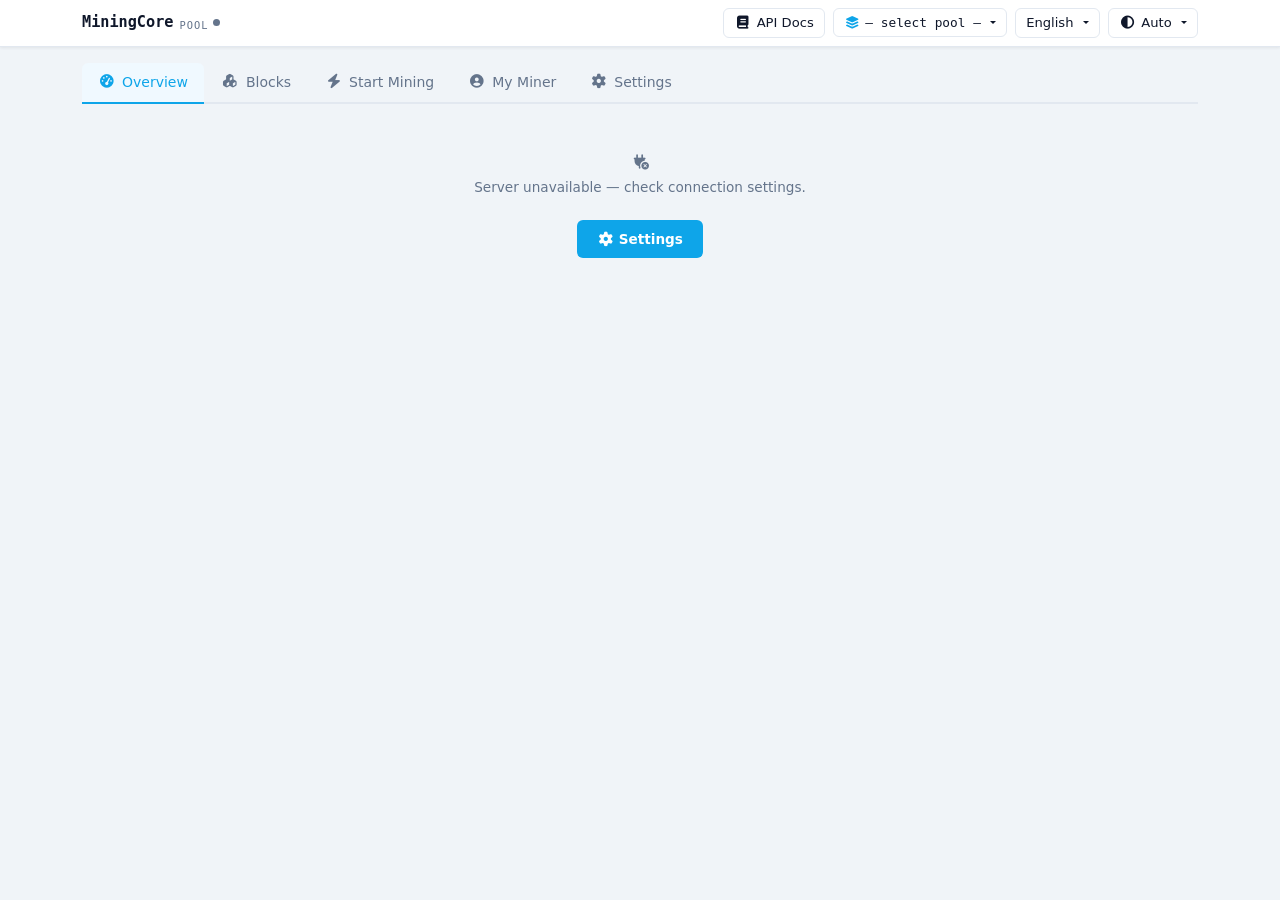
<file: webiste/index.html>
<!doctype html>
<html lang="en">
<head>
  <meta charset="utf-8">
  <meta name="viewport" content="width=device-width, initial-scale=1.0, viewport-fit=cover">
  <meta name="referrer" content="no-referrer">
  <!-- PWA -->
  <meta name="description" content="Mining Pool">
  <meta name="theme-color" content="#131f33">
  <meta name="mobile-web-app-capable" content="yes">
  <meta name="apple-mobile-web-app-capable" content="yes">
  <meta name="apple-mobile-web-app-status-bar-style" content="black-translucent">
  <meta name="apple-mobile-web-app-title" content="Miningcore">
  <link rel="icon" type="image/svg+xml" href="assets/images/bte.svg">
  <link rel="apple-touch-icon" sizes="180x180" href="assets/images/bte-icon-180.png">
  <link rel="apple-touch-icon" sizes="192x192" href="assets/images/bte-icon-192.png">
  <link rel="manifest" href="manifest.json">
  <title>Bitweb Mining Pool</title>
  <link rel="stylesheet" href="assets/css/bootstrap.min.css">
  <link rel="stylesheet" href="assets/css/all.min.css">
  <link rel="stylesheet" href="assets/css/pool.css">
</head>
<body>

  <!-- NAVBAR -->
  <nav class="navbar mp-navbar sticky-top" id="mp-navbar">
    <div class="container-xl d-flex align-items-center justify-content-between gap-2 flex-wrap">

      <a class="mp-brand" href="#">
        <span>MiningCore</span>
        <span class="mp-brand-sub">Pool</span>
        <span class="mp-ws-dot" id="ws-dot" title="WebSocket"></span>
      </a>

      <div class="d-flex align-items-center gap-2 flex-wrap">

        <a class="mp-nav-btn" href="/api" aria-label="API Docs" title="API Docs">
          <i class="fa-solid fa-book"></i>
          <span class="d-none d-sm-inline" data-tkey="nav.api">API Docs</span>
        </a>

        <div class="dropdown">
          <button class="mp-nav-btn mp-pool-btn dropdown-toggle" type="button" id="pool-select"
                  data-bs-toggle="dropdown" aria-expanded="false" aria-label="Select pool">
            <i class="fa-solid fa-layer-group mp-pool-icon"></i>
            <span class="mp-pool-label" id="pool-label">— select pool —</span>
          </button>
          <ul class="dropdown-menu mp-nav-menu" id="pool-menu"></ul>
        </div>

        <div class="dropdown">
          <button class="mp-nav-btn dropdown-toggle" type="button" id="lang-select"
                  data-bs-toggle="dropdown" aria-expanded="false" aria-label="Language">
            <span id="lang-label">EN</span>
          </button>
          <ul class="dropdown-menu dropdown-menu-end mp-nav-menu" id="lang-menu"></ul>
        </div>

        <div class="dropdown">
          <button class="mp-nav-btn dropdown-toggle" type="button"
                  data-bs-toggle="dropdown" aria-expanded="false">
            <i class="fa-solid fa-circle-half-stroke"></i>
            <span id="theme-label" data-tkey="theme.auto">Auto</span>
          </button>
          <ul class="dropdown-menu dropdown-menu-end mp-nav-menu mp-theme-menu">
            <li><button class="dropdown-item" type="button" data-theme="light"
                        ><i class="fa-solid fa-sun"></i><span data-tkey="theme.light">Light</span></button></li>
            <li><button class="dropdown-item" type="button" data-theme="dark"
                        ><i class="fa-solid fa-moon"></i><span data-tkey="theme.dark">Dark</span></button></li>
            <li><button class="dropdown-item" type="button" data-theme="auto"
                        ><i class="fa-solid fa-circle-half-stroke"></i><span data-tkey="theme.auto">Auto</span></button></li>
          </ul>
        </div>

      </div>
    </div>
  </nav>

  <!-- MAIN -->
  <div class="container-xl py-3" id="tab-content-wrap">

    <ul class="nav mp-tabs mb-3" id="main-tabs" role="tablist">
      <li class="nav-item" role="presentation">
        <button class="nav-link mp-tab active" type="button" role="tab"
                id="tab-overview"
                data-bs-toggle="tab" data-bs-target="#pane-overview"
                aria-controls="pane-overview" aria-selected="true">
          <i class="fa-solid fa-gauge-high"></i>
          <span data-tkey="tab.overview">Overview</span>
        </button>
      </li>
      <li class="nav-item" role="presentation">
        <button class="nav-link mp-tab" type="button" role="tab"
                id="tab-blocks"
                data-bs-toggle="tab" data-bs-target="#pane-blocks"
                aria-controls="pane-blocks" aria-selected="false">
          <i class="fa-solid fa-cubes"></i>
          <span data-tkey="tab.blocks">Blocks</span>
        </button>
      </li>
      <li class="nav-item" role="presentation">
        <button class="nav-link mp-tab" type="button" role="tab"
                id="tab-start"
                data-bs-toggle="tab" data-bs-target="#pane-start"
                aria-controls="pane-start" aria-selected="false">
          <i class="fa-solid fa-bolt"></i>
          <span data-tkey="tab.start">Start Mining</span>
        </button>
      </li>
      <li class="nav-item" role="presentation">
        <button class="nav-link mp-tab" type="button" role="tab"
                id="tab-myminer"
                data-bs-toggle="tab" data-bs-target="#pane-myminer"
                aria-controls="pane-myminer" aria-selected="false">
          <i class="fa-solid fa-circle-user"></i>
          <span data-tkey="tab.myminer">My Miner</span>
        </button>
      </li>
      <li class="nav-item" role="presentation">
        <button class="nav-link mp-tab" type="button" role="tab"
                id="tab-settings"
                data-bs-toggle="tab" data-bs-target="#pane-settings"
                aria-controls="pane-settings" aria-selected="false">
          <i class="fa-solid fa-gear"></i>
          <span data-tkey="tab.settings">Settings</span>
        </button>
      </li>
    </ul>

    <div class="tab-content">
      <div class="tab-pane fade show active" id="pane-overview" role="tabpanel"
           aria-labelledby="tab-overview" tabindex="0"></div>
      <div class="tab-pane fade" id="pane-blocks" role="tabpanel"
           aria-labelledby="tab-blocks" tabindex="0"></div>
      <div class="tab-pane fade" id="pane-start" role="tabpanel"
           aria-labelledby="tab-start" tabindex="0"></div>
      <div class="tab-pane fade" id="pane-myminer" role="tabpanel"
           aria-labelledby="tab-myminer" tabindex="0"></div>
      <div class="tab-pane fade" id="pane-settings" role="tabpanel"
           aria-labelledby="tab-settings" tabindex="0"></div>
    </div>

  </div>

  <!-- TOASTS -->
  <div class="mp-toasts" id="mp-toasts" aria-live="polite" aria-atomic="false"></div>

  <!-- SCRIPTS -->
  <script src="assets/js/bootstrap.bundle.min.js"></script>
  <script src="assets/js/theme.js"></script>
  <script src="assets/js/multilangpool.js"></script>
  <script src="assets/js/pool.js"></script>

</body>
</html>
</file>
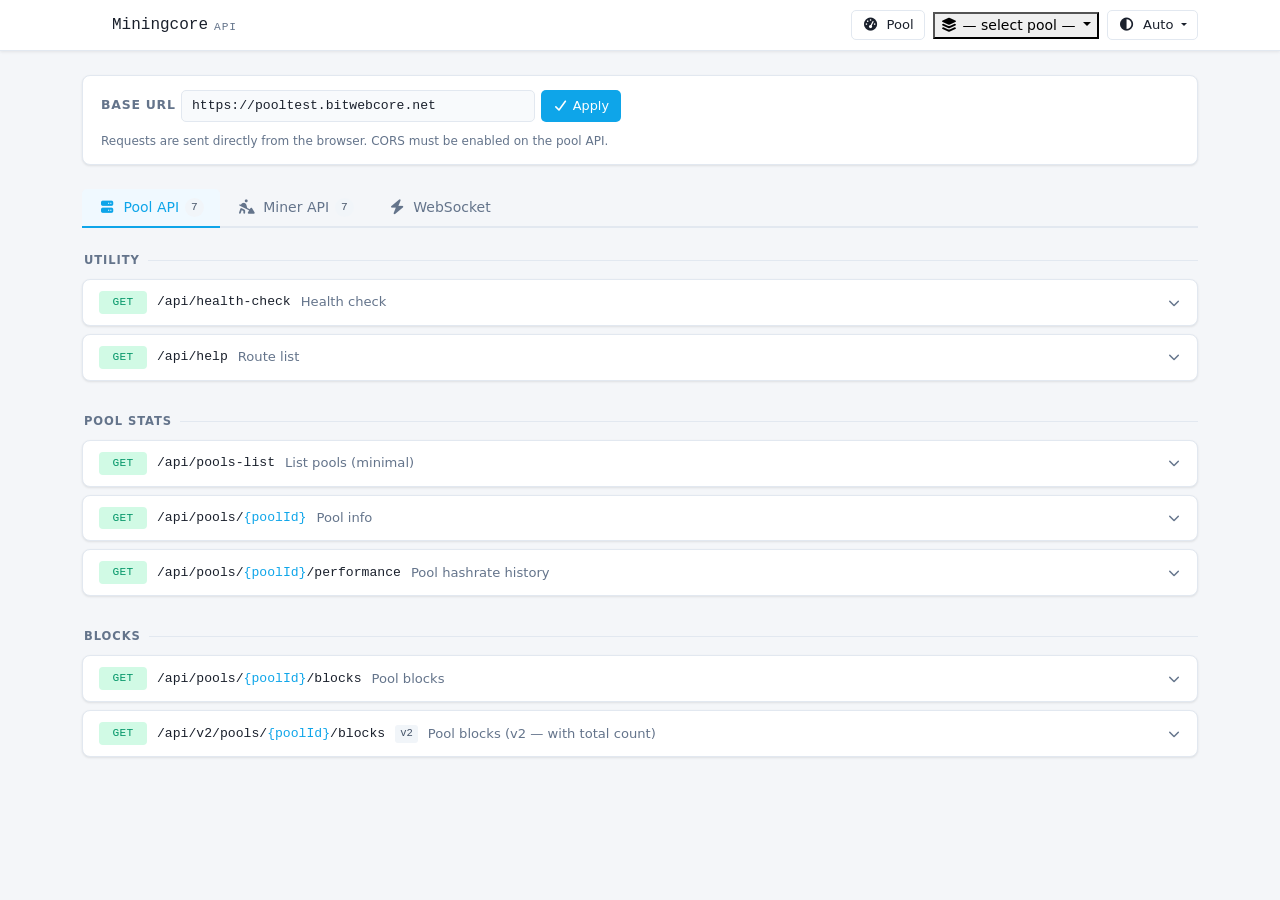
<file: webiste/api.html>
<!DOCTYPE html>
<html lang="en" data-bs-theme="light">
<head>
  <meta charset="UTF-8">
  <meta name="viewport" content="width=device-width, initial-scale=1.0">
  <meta http-equiv="X-Content-Type-Options" content="nosniff">
  <title>Miningcore API Docs</title>
  <link rel="stylesheet" href="assets/css/bootstrap.min.css">
  <link rel="stylesheet" href="assets/css/all.min.css">
  <link rel="stylesheet" href="assets/css/docs.css">
</head>
<body>

  <!-- Navbar -->
  <nav class="navbar navbar-expand-lg sticky-top mc-navbar" id="mc-navbar">
    <div class="container-xl">
      <a class="navbar-brand mc-brand" href="#">
        <i class="fa-solid fa-pickaxe me-2"></i>
        <span>Miningcore</span>
        <span class="mc-brand-sub">API</span>
      </a>
      <div class="d-flex align-items-center gap-2 ms-auto">
        <a class="btn mc-theme-btn" href="/" aria-label="Pool" title="Pool">
          <i class="fa-solid fa-gauge-high"></i>
          <span class="ms-1 d-none d-sm-inline">Pool</span>
        </a>
        <div class="dropdown">
          <button class="mp-nav-btn mp-pool-btn dropdown-toggle" type="button" id="pool-select"
                  data-bs-toggle="dropdown" aria-expanded="false" aria-label="Select pool">
            <i class="fa-solid fa-layer-group mp-pool-icon"></i>
            <span class="mp-pool-label" id="pool-label">— select pool —</span>
          </button>
          <ul class="dropdown-menu dropdown-menu-end mp-nav-menu" id="pool-menu"></ul>
        </div>
        <div class="dropdown">
          <button class="btn mc-theme-btn dropdown-toggle" id="theme-btn" type="button" data-bs-toggle="dropdown" aria-expanded="false">
            <i class="fa-solid fa-circle-half-stroke" id="theme-icon"></i>
            <span id="theme-label" class="ms-1 d-none d-sm-inline">Auto</span>
          </button>
          <ul class="dropdown-menu dropdown-menu-end mc-theme-menu">
            <li><button class="dropdown-item" data-theme="light"><i class="fa-regular fa-sun me-2"></i>Light</button></li>
            <li><button class="dropdown-item" data-theme="dark"><i class="fa-regular fa-moon me-2"></i>Dark</button></li>
            <li><button class="dropdown-item" data-theme="auto"><i class="fa-solid fa-circle-half-stroke me-2"></i>Auto</button></li>
          </ul>
        </div>
      </div>
    </div>
  </nav>

  <div class="container-xl py-4">

    <!-- Config bar -->
    <div class="mc-config-bar mb-4">
      <div class="mc-config-row">
        <label class="mc-config-label" for="base-url">Base URL</label>
        <div class="mc-config-input-wrap">
          <input type="url" id="base-url" class="mc-config-input" placeholder="https://pooltest.bitwebcore.net" spellcheck="false" autocomplete="off">
          <button class="mc-config-apply" id="apply-url" type="button">
            <i class="fa-solid fa-check"></i> Apply
          </button>
        </div>
        <span class="mc-config-hint">Requests are sent directly from the browser. CORS must be enabled on the pool API.</span>
      </div>
    </div>

    <!-- Tabs -->
    <ul class="nav mc-tabs mb-4" id="api-tabs" role="tablist">
      <li class="nav-item" role="presentation">
        <button class="nav-link mc-tab active" id="tab-pool" data-bs-toggle="tab" data-bs-target="#pane-pool" type="button" role="tab">
          <i class="fa-solid fa-server me-2"></i>Pool API
          <span class="mc-tab-count" id="count-pool"></span>
        </button>
      </li>
      <li class="nav-item" role="presentation">
        <button class="nav-link mc-tab" id="tab-miner" data-bs-toggle="tab" data-bs-target="#pane-miner" type="button" role="tab">
          <i class="fa-solid fa-person-digging me-2"></i>Miner API
          <span class="mc-tab-count" id="count-miner"></span>
        </button>
      </li>
      <li class="nav-item" role="presentation">
        <button class="nav-link mc-tab" id="tab-ws" data-bs-toggle="tab" data-bs-target="#pane-ws" type="button" role="tab">
          <i class="fa-solid fa-bolt me-2"></i>WebSocket
        </button>
      </li>
    </ul>

    <div class="tab-content">
      <div class="tab-pane fade show active" id="pane-pool"  role="tabpanel"><div id="endpoints-pool"></div></div>
      <div class="tab-pane fade"            id="pane-miner" role="tabpanel"><div id="endpoints-miner"></div></div>
      <div class="tab-pane fade"            id="pane-ws"    role="tabpanel"><div id="ws-section"></div></div>
    </div>

  </div>

  <script src="assets/js/bootstrap.bundle.min.js"></script>
  <script src="assets/js/theme.js"></script>
  <script src="assets/js/docs.js"></script>
</body>
</html>
</file>
<file: webiste/assets/css/pool.css>
/* Variables */
:root {
  --font-ui:   'DM Sans', system-ui, -apple-system, 'Segoe UI', sans-serif;
  --font-mono: 'JetBrains Mono', ui-monospace, 'SF Mono', 'Cascadia Mono', 'Consolas', monospace;
  --radius: 10px;
  --radius-sm: 6px;
  --trans: 0.15s ease;
}

[data-bs-theme="light"] {
  --bg:           #f0f4f8;
  --surface:      #ffffff;
  --surface-2:    #f7f9fc;
  --border:       #e2e8f0;
  --border-focus: #94a3b8;
  --text:         #0f172a;
  --text-muted:   #64748b;
  --nav-bg:       #ffffff;
  --nav-border:   #e2e8f0;
  --nav-shadow:   0 1px 3px rgba(0,0,0,.07);
  --card-shadow:  0 1px 4px rgba(0,0,0,.06);
  --tab-active:   #0ea5e9;
  --tab-active-bg:#f0f9ff;
  --btn-bg:       #0ea5e9;
  --btn-text:     #ffffff;
  --status-ok:    #059669;
  --status-err:   #dc2626;
  --code-bg:      #f1f5f9;
  --code-text:    #1e293b;
}

[data-bs-theme="dark"] {
  --bg:           #0b1120;
  --surface:      #131f33;
  --surface-2:    #0f1929;
  --border:       #1e3050;
  --border-focus: #3b5272;
  --text:         #e2e8f0;
  --text-muted:   #64788f;
  --nav-bg:       #131f33;
  --nav-border:   #1e3050;
  --nav-shadow:   0 1px 3px rgba(0,0,0,.4);
  --card-shadow:  0 1px 4px rgba(0,0,0,.25);
  --tab-active:   #38bdf8;
  --tab-active-bg:#08192b;
  --btn-bg:       #0284c7;
  --btn-text:     #ffffff;
  --status-ok:    #34d399;
  --status-err:   #f87171;
  --code-bg:      #0b1120;
  --code-text:    #94a3b8;
}

/* Base */
*, *::before, *::after { box-sizing: border-box; }
body {
  font-family: var(--font-ui);
  background: var(--bg);
  color: var(--text);
  font-size: 14px;
  transition: background var(--trans), color var(--trans);
  margin: 0;
}
a { color: var(--tab-active); text-decoration: none; }
a:hover { text-decoration: underline; }

/* Navbar */
.mp-navbar {
  background: var(--nav-bg) !important;
  border-bottom: 1px solid var(--nav-border);
  box-shadow: var(--nav-shadow);
  transition: background var(--trans);
}
.mp-brand {
  font-family: var(--font-mono);
  font-size: 0.95rem;
  font-weight: 600;
  color: var(--text) !important;
  text-decoration: none;
  display: flex;
  align-items: center;
  gap: 0;
}
.mp-brand i { color: var(--tab-active); font-size: 1rem; margin-right: 8px; }
.mp-brand-sub {
  font-size: 0.65rem;
  font-weight: 400;
  color: var(--text-muted);
  text-transform: uppercase;
  letter-spacing: 0.1em;
  margin-left: 6px;
  align-self: flex-end;
  margin-bottom: 1px;
}
.mp-ws-dot {
  width: 7px; height: 7px;
  border-radius: 50%;
  background: var(--text-muted);
  flex-shrink: 0;
  margin-left: 4px;
}
.mp-ws-dot.connected { background: var(--status-ok); animation: pulse 2s infinite; }

/* Navbar dropdown buttons - shared base */
.mp-nav-btn {
  background: var(--surface); border: 1px solid var(--border);
  color: var(--text); border-radius: var(--radius-sm);
  font-size: 0.82rem; padding: 4px 10px;
  display: inline-flex; align-items: center; gap: 6px;
}
.mp-nav-btn:hover { background: var(--surface-2); color: var(--text); }
.mp-pool-btn { font-family: var(--font-mono); font-size: 0.8rem; max-width: 220px; }
.mp-pool-btn .mp-pool-label { overflow: hidden; text-overflow: ellipsis; white-space: nowrap; }
.mp-pool-icon { color: var(--tab-active); font-size: 0.78rem; flex-shrink: 0; }
.mp-pool-coin-img { width: 16px; height: 16px; object-fit: contain; flex-shrink: 0; }

/* Navbar dropdown menus - shared */
.mp-nav-menu {
  --bs-dropdown-min-width: 100%;
  background: var(--surface); border: 1px solid var(--border);
  box-shadow: var(--card-shadow);
}
.mp-nav-menu .dropdown-item { color: var(--text); font-size: 0.83rem; padding: 6px 12px; white-space: nowrap; display: flex; align-items: center; gap: 8px; }
.mp-theme-menu .dropdown-item i { width: 1em; text-align: center; color: var(--text-muted); }
.mp-theme-menu .dropdown-item.active i { color: var(--tab-active); }
.mp-nav-menu .dropdown-item:hover { background: var(--surface-2); }
.mp-nav-menu .dropdown-item.active { background: var(--tab-active-bg); color: var(--tab-active); }

/* Server-down settings button */
.mp-server-down-btn { margin-top: 14px; }

/* Settings */
.mp-settings-lbl {
  font-size: 0.72rem; font-weight: 600; text-transform: uppercase;
  letter-spacing: 0.07em; color: var(--text-muted); margin-bottom: 6px;
}
.mp-settings-row {
  display: flex; align-items: center; gap: 8px; flex-wrap: wrap;
}
@media (max-width: 480px) {
  .mp-settings-row { flex-direction: column; align-items: stretch; }
  .mp-settings-row .mp-open-btn { width: 100%; justify-content: center; }
}

/* Tabs */
.mp-tabs {
  border-bottom: 2px solid var(--border);
  gap: 2px; display: flex; flex-wrap: wrap;
}
.mp-tab {
  font-size: 0.875rem; font-weight: 500;
  color: var(--text-muted) !important;
  border: none !important;
  border-radius: var(--radius-sm) var(--radius-sm) 0 0 !important;
  padding: 9px 16px; display: flex; align-items: center; gap: 7px;
  transition: color var(--trans), background var(--trans);
}
.mp-tab:hover { color: var(--text) !important; background: var(--surface-2) !important; }
.mp-tab.active {
  color: var(--tab-active) !important;
  background: var(--tab-active-bg) !important;
  border-bottom: 2px solid var(--tab-active) !important;
  margin-bottom: -2px;
}
.mp-tab i { font-size: 0.85rem; }

/* Overview 4-column grid */
.mp-ov-grid {
  display: grid;
  grid-template-columns: 1.6fr 1.2fr 1fr;
  gap: 14px;
  margin-bottom: 0;
  align-items: start;
}
.mp-ov-chart-row {
  margin-top: 14px;
  margin-bottom: 14px;
}

/* Cards */
.mp-card {
  background: var(--surface);
  border: 1px solid var(--border);
  border-radius: var(--radius);
  padding: 16px 18px;
  box-shadow: var(--card-shadow);
  transition: border-color var(--trans);
}
.mp-card-head {
  display: flex; align-items: center; justify-content: space-between;
  margin-bottom: 12px; padding-bottom: 10px;
  border-bottom: 1px solid var(--border);
}
.mp-card-title {
  font-size: 0.72rem; font-weight: 700;
  text-transform: uppercase; letter-spacing: 0.09em;
  color: var(--text-muted);
  display: flex; align-items: center; gap: 7px;
}
.mp-card-title i { color: var(--tab-active); font-size: 0.8rem; }

/* Metric rows */
.mp-metric {
  display: flex; justify-content: space-between;
  align-items: center; padding: 5px 0;
  border-bottom: 1px solid var(--border);
  font-size: 0.82rem;
  gap: 8px;
}
.mp-metric:last-child { border-bottom: none; }
.mp-metric-lbl { color: var(--text-muted); white-space: nowrap; }
.mp-metric-val {
  font-family: var(--font-mono); font-size: 0.78rem;
  color: var(--text); text-align: right; word-break: break-all;
}
.mp-metric-val.accent  { color: var(--tab-active); font-weight: 600; }
.mp-metric-val.ok      { color: var(--status-ok); }
.mp-metric-val.warn    { color: #f59e0b; }
.mp-metric-val.high    { color: var(--status-err); font-weight: 600; }

/* Tiny inline coin icon in card title */
.mp-coin-title-icon {
  display: inline-flex; align-items: center; justify-content: center;
  width: 16px; height: 16px; flex-shrink: 0;
}
.mp-coin-title-icon img { width: 16px; height: 16px; object-fit: contain; }
.mp-coin-title-icon i   { color: var(--tab-active); font-size: 0.8rem; }


/* ── Unified progress bars (Effort + Next Payment) ───────────────────────────
   Both bars are pill-shaped, 18 px tall, label centred inside.
   Effort bar: fill colour codes the risk level.
   Payment bar: always green fill — shows time-to-next-payment progress.
   ─────────────────────────────────────────────────────────────────────────── */

/* Shared overrun stripe — slides when effort > 100% */
@keyframes mp-overrun-slide {
  from { background-position: 0 0; }
  to   { background-position: 20px 0; }
}
.mp-effort-bar-fill.overrun {
  background-image: repeating-linear-gradient(
    -45deg,
    transparent,
    transparent 4px,
    rgba(255,255,255,0.20) 4px,
    rgba(255,255,255,0.20) 8px
  );
  background-size: 20px 20px;
  animation: mp-overrun-slide 0.7s linear infinite;
}

/* ── Shared bar base (both Effort and Payment use same geometry) ── */
.mp-effort-bar,
.mp-inline-bar {
  position: relative;
  flex: 1;
  height: 18px;
  border-radius: 9px;
  background: var(--border);
  overflow: hidden;
  min-width: 80px;
  max-width: 180px;
}
/* Payment bar may be slightly wider since it shows a countdown string */
.mp-inline-bar { max-width: 220px; }

/* Fills */
.mp-effort-bar-fill,
.mp-inline-bar-fill {
  position: absolute;
  inset: 0 auto 0 0;
  border-radius: 9px;
  transition: width 0.6s ease;
  min-width: 6px;
  width: var(--bar-pct, 0%);
}
/* Effort fill colours */
.mp-effort-bar-fill.ok   { background: var(--status-ok); }
.mp-effort-bar-fill.warn { background: #f59e0b; }
.mp-effort-bar-fill.high { background: var(--status-err); }
/* Payment fill — always green */
.mp-inline-bar-fill { background: var(--status-ok); }

/* Labels — text sits above the fill, never changes colour */
.mp-effort-bar-lbl,
.mp-inline-bar-lbl {
  position: absolute;
  inset: 0;
  display: flex;
  align-items: center;
  justify-content: center;
  font-size: 0.7rem;
  font-weight: 700;
  color: var(--text);
  letter-spacing: 0.02em;
  pointer-events: none;
  white-space: nowrap;
}

/* Compact variant in table effort cells */
.mp-effort-td { min-width: 90px; }
.mp-effort-td .mp-effort-bar { max-width: 120px; height: 16px; }
.mp-effort-td .mp-effort-bar-lbl { font-size: 0.65rem; }

/* Social links at bottom of COIN card — icon (standalone) + link text, left-aligned */
.mp-social-link-row {
  display: flex;
  align-items: center;
  gap: 6px;
  padding: 5px 0;
  border-bottom: 1px solid var(--border);
}
.mp-social-link-row:last-child { border-bottom: none; }
.mp-social-link-row i {
  font-size: 0.85rem;
  color: var(--tab-active);
  flex-shrink: 0;
  width: 14px;
  text-align: center;
}
.mp-social-link-a {
  font-size: 0.8rem;
  color: var(--tab-active);
  text-decoration: none;
}
.mp-social-link-a:hover { text-decoration: underline; }

/* Chart card in overview grid */
.mp-chart-card {
  background: var(--surface); border: 1px solid var(--border);
  border-radius: var(--radius); padding: 16px 18px;
  box-shadow: var(--card-shadow);
}
.mp-chart-head {
  display: flex; align-items: center; justify-content: space-between;
  margin-bottom: 12px;
}
.mp-chart-title {
  font-size: 0.72rem; font-weight: 700;
  text-transform: uppercase; letter-spacing: 0.09em; color: var(--text-muted);
}
.mp-chart-current {
  font-family: var(--font-mono); font-size: 0.82rem; color: var(--tab-active);
}
.mp-chart-wrap { overflow: visible; }
.mp-chart-container { position: relative; }
.mp-chart-container svg { width: 100%; height: 90px; display: block; cursor: crosshair; }
.mp-chart-tip {
  position: absolute; top: 6px; left: var(--tip-x, 0);
  background: var(--surface-2); border: 1px solid var(--border);
  border-radius: 4px; padding: 2px 7px;
  font-family: var(--font-mono); font-size: 0.72rem; color: var(--text);
  pointer-events: none; white-space: nowrap; z-index: 10;
}
.mp-chart-axis {
  display: flex; justify-content: space-between;
  padding: 2px 0 0; margin-top: 2px;
}
.mp-chart-axis-lbl {
  font-family: var(--font-mono); font-size: 0.65rem; color: var(--text-muted);
}
.mp-chart-empty {
  height: 90px; display: flex; align-items: center; justify-content: center;
  color: var(--text-muted); font-size: 0.82rem;
}

/* Section title */
.mp-section {
  font-size: 0.72rem; font-weight: 700;
  text-transform: uppercase; letter-spacing: 0.09em;
  color: var(--text-muted); margin-bottom: 10px;
  display: flex; align-items: center; gap: 8px;
}
.mp-section::after { content: ''; flex: 1; height: 1px; background: var(--border); }
/* Tables */
.mp-table-box {
  background: var(--surface); border: 1px solid var(--border);
  border-radius: var(--radius); box-shadow: var(--card-shadow);
  overflow: hidden; margin-bottom: 16px;
}
.mp-table {
  width: 100%; border-collapse: collapse; font-size: 0.82rem;
}
.mp-table thead tr { background: var(--surface-2); }
.mp-table th {
  padding: 9px 14px; text-align: left;
  font-size: 0.7rem; font-weight: 700;
  text-transform: uppercase; letter-spacing: 0.07em;
  color: var(--text-muted); white-space: nowrap;
  border-bottom: 1px solid var(--border);
}
.mp-table td {
  padding: 9px 14px; border-bottom: 1px solid var(--border);
  color: var(--text); vertical-align: middle;
}
.mp-table tbody tr:last-child td { border-bottom: none; }
.mp-table tbody tr:hover { background: var(--surface-2); }
.mp-table .mono { font-family: var(--font-mono); font-size: 0.78rem; }
.mp-table .addr { font-family: var(--font-mono); font-size: 0.78rem; color: var(--tab-active); }

/* Badges */
.mp-badge {
  display: inline-flex; align-items: center; gap: 4px;
  padding: 2px 8px; border-radius: 10px;
  font-size: 0.68rem; font-weight: 600; white-space: nowrap;
  font-family: var(--font-mono);
}
.mp-badge-ok  { background: rgba(5,150,105,.12);  color: var(--status-ok); }
.mp-badge-pnd { background: rgba(245,158,11,.12); color: #f59e0b; }
.mp-badge-err { background: rgba(220,38,38,.12);  color: var(--status-err); }
.mp-badge-inf { background: var(--tab-active-bg); color: var(--tab-active); }


/* Pagination */
.mp-pager {
  display: flex; align-items: center; justify-content: space-between;
  padding: 9px 14px; border-top: 1px solid var(--border);
  background: var(--surface-2);
}
.mp-pager-info { color: var(--text-muted); font-size: 0.75rem; font-family: var(--font-mono); }
.mp-pager-btns { display: flex; gap: 6px; }
.mp-pager-btn {
  background: var(--surface); border: 1px solid var(--border);
  border-radius: var(--radius-sm); color: var(--text);
  font-size: 0.78rem; padding: 4px 12px; cursor: pointer;
  transition: background var(--trans), border-color var(--trans), color var(--trans);
}
.mp-pager-btn:hover:not(:disabled) {
  background: var(--tab-active-bg); border-color: var(--tab-active); color: var(--tab-active);
}
.mp-pager-btn:disabled { opacity: 0.35; cursor: default; }

/* Blocks summary bar */
.mp-summary-bar {
  display: flex; gap: 10px; flex-wrap: wrap; margin-bottom: 14px;
}
.mp-summary-pill {
  display: flex; align-items: center; gap: 7px;
  background: var(--surface); border: 1px solid var(--border);
  border-radius: var(--radius-sm); padding: 6px 14px;
  font-size: 0.82rem; box-shadow: var(--card-shadow);
}
.mp-summary-pill span   { color: var(--text-muted); font-size: 0.72rem; }
.mp-summary-pill strong { font-family: var(--font-mono); color: var(--text); }

/* Command generator */
.mp-gen-card {
  background: var(--surface); border: 1px solid var(--border);
  border-radius: var(--radius); padding: 16px 18px;
  box-shadow: var(--card-shadow);
}
.mp-gen-title {
  font-size: 0.72rem; font-weight: 700;
  text-transform: uppercase; letter-spacing: 0.09em;
  color: var(--text-muted); margin-bottom: 14px;
}
.mp-gen-row {
  display: flex; flex-wrap: wrap; gap: 12px; margin-bottom: 12px;
  align-items: flex-end;
}
.mp-gen-group { display: flex; flex-direction: column; gap: 4px; }
.mp-gen-group.grow { flex: 1; min-width: 200px; }
.mp-gen-lbl {
  font-size: 0.7rem; font-weight: 700;
  text-transform: uppercase; letter-spacing: 0.06em; color: var(--text-muted);
}
.mp-gen-lbl small { font-weight: 400; text-transform: none; letter-spacing: 0; margin-left: 4px; }
.mp-gen-input, .mp-gen-select {
  background: var(--surface-2); border: 1px solid var(--border);
  border-radius: var(--radius-sm); color: var(--text);
  font-family: var(--font-mono); font-size: 0.82rem;
  padding: 7px 10px; outline: none;
  transition: border-color var(--trans);
}
.mp-gen-input:focus, .mp-gen-select:focus { border-color: var(--tab-active); }
.mp-gen-select { cursor: pointer; min-width: 120px; }
.mp-gen-input::placeholder { color: var(--text-muted); }
.mp-gen-input--err { border-color: var(--status-err) !important; }

/* Stratum server — editable input with accent styling */
.mp-stratum-inp {
  width: 100%;
  font-family: var(--font-mono);
  color: var(--tab-active);
  background: var(--tab-active-bg);
  border-color: var(--border);
}
.mp-stratum-inp:focus { border-color: var(--tab-active); }

/* Command output */
.mp-cmd-wrap { position: relative; margin-top: 4px; }
.mp-cmd-box {
  background: var(--code-bg); border: 1px solid var(--border);
  border-radius: var(--radius-sm); padding: 12px 80px 12px 14px;
  font-family: var(--font-mono); font-size: 0.8rem; line-height: 1.6;
  color: var(--code-text); word-break: break-all; min-height: 48px;
}
.mp-cmd-hint { color: var(--text-muted); font-style: italic; }
.mp-cmd-copy {
  position: absolute; top: 8px; right: 8px;
  background: var(--surface); border: 1px solid var(--border);
  border-radius: var(--radius-sm); color: var(--text-muted);
  font-size: 0.72rem; padding: 3px 9px; cursor: pointer;
  transition: color var(--trans), border-color var(--trans);
  white-space: nowrap;
}
.mp-cmd-copy:hover { color: var(--tab-active); border-color: var(--tab-active); }

/* My Miner */
.mp-login-wrap { max-width: 460px; margin: 52px auto; text-align: center; }
.mp-login-icon { font-size: 2.2rem; color: var(--tab-active); margin-bottom: 14px; }
.mp-login-title { font-size: 1.05rem; font-weight: 700; color: var(--text); margin-bottom: 6px; }
.mp-login-sub   { font-size: 0.85rem; color: var(--text-muted); margin-bottom: 22px; }
.mp-login-row   { display: flex; gap: 8px; }
.mp-addr-input {
  flex: 1; background: var(--surface); border: 1px solid var(--border);
  border-radius: var(--radius-sm); color: var(--text);
  font-family: var(--font-mono); font-size: 0.82rem;
  padding: 9px 12px; outline: none;
  transition: border-color var(--trans);
}
.mp-addr-input:focus { border-color: var(--tab-active); }
.mp-addr-input::placeholder { color: var(--text-muted); }
.mp-open-btn {
  background: var(--btn-bg); color: var(--btn-text);
  border: none; border-radius: var(--radius-sm);
  font-size: 0.85rem; font-weight: 600; padding: 9px 20px;
  cursor: pointer; transition: opacity var(--trans); white-space: nowrap;
}
.mp-open-btn:hover { opacity: 0.85; }

.mp-miner-header {
  display: flex; align-items: center; justify-content: space-between;
  flex-wrap: wrap; gap: 10px; margin-bottom: 18px;
}
.mp-miner-addr {
  font-family: var(--font-mono); font-size: 0.82rem; color: var(--text-muted);
}
.mp-forget-btn {
  background: transparent; border: 1px solid var(--border);
  color: var(--text-muted); border-radius: var(--radius-sm);
  font-size: 0.75rem; padding: 4px 12px; cursor: pointer;
  transition: border-color var(--trans), color var(--trans);
}
.mp-forget-btn:hover { border-color: var(--status-err); color: var(--status-err); }
.mp-forget-wrap { display: flex; justify-content: center; margin-top: 14px; }

/* ── Miner Settings widget ─────────────────────────────────────────────── */
.mp-settings-box { margin-bottom: 0; }
.mp-settings-inner {
  padding: 14px 16px 10px;
  display: flex;
  flex-direction: column;
  gap: 10px;
}
.mp-settings-current-row {
  display: flex;
  align-items: center;
  justify-content: space-between;
  padding-bottom: 10px;
  border-bottom: 1px solid var(--border);
  gap: 10px;
}
.mp-settings-form-row {
  display: flex;
  align-items: flex-end;
  gap: 10px;
  flex-wrap: wrap;
}
.mp-settings-form-row .mp-gen-group { flex: 1; min-width: 140px; }
.mp-settings-inp { width: 100%; }
.mp-settings-save-btn {
  padding: 7px 18px;
  font-size: 0.82rem;
  white-space: nowrap;
  align-self: flex-end;
}
.mp-settings-msg {
  font-size: 0.78rem;
  min-height: 1.2em;
  border-radius: var(--radius-sm);
  padding: 0;
  transition: all var(--trans);
}
.mp-settings-msg.ok  { color: var(--status-ok);  }
.mp-settings-msg.err { color: var(--status-err); }
@media (max-width: 540px) {
  .mp-settings-form-row { flex-direction: column; align-items: stretch; }
  .mp-settings-form-row .mp-gen-group { min-width: unset; }
  .mp-settings-save-btn { width: 100%; justify-content: center; }
}

.mp-2col-grid {
  display: grid; grid-template-columns: 1fr 1fr;
  gap: 14px; margin-bottom: 16px;
}

/* Toasts */
.mp-toasts {
  position: fixed; bottom: 20px; right: 20px;
  display: flex; flex-direction: column; gap: 8px;
  z-index: 9999; pointer-events: none;
}
.mp-toast {
  background: var(--surface); border: 1px solid var(--border);
  border-radius: var(--radius); padding: 10px 16px;
  box-shadow: 0 4px 16px rgba(0,0,0,.18);
  font-size: 0.82rem; display: flex; align-items: center;
  gap: 10px; pointer-events: auto; max-width: 280px;
  animation: tst-in 0.22s ease both;
}
.mp-toast.ok   i { color: var(--status-ok); }
.mp-toast.info i { color: var(--tab-active); }
.mp-toast.warn i { color: #f59e0b; }
.mp-toast.mp-toast-block {
  flex-direction: column; align-items: stretch;
  padding: 12px 16px 0; min-width: 220px;
  position: relative; overflow: hidden; gap: 0;
}
.mp-toast-block-row {
  display: flex; align-items: center; gap: 10px;
  margin-bottom: 8px;
}
.mp-toast-coin {
  width: 32px; height: 32px; border-radius: 50%;
  background: var(--tab-active-bg);
  display: flex; align-items: center; justify-content: center;
  color: var(--tab-active); font-size: 1rem; flex-shrink: 0;
}
.mp-toast-coin img { width: 22px; height: 22px; object-fit: contain; }
.mp-toast-body { flex: 1; }
.mp-toast-head { font-weight: 700; font-size: 0.82rem; color: var(--status-ok); }
.mp-toast-sub  { font-size: 0.75rem; color: var(--text-muted); font-family: var(--font-mono); }
.mp-toast-bar  { position: absolute; bottom: 0; left: 0; right: 0; height: 3px; background: var(--border); }
.mp-toast-bar-fill { height: 100%; background: var(--status-ok); border-radius: 0 2px 2px 0; }

/* State helpers */
.mp-loading, .mp-error, .mp-empty {
  display: flex; align-items: center; justify-content: center;
  padding: 36px 20px; font-size: 0.85rem; gap: 8px;
}
.mp-loading { color: var(--text-muted); }
.mp-error   { color: var(--status-err); }
.mp-empty   { color: var(--text-muted); flex-direction: column; }
.mp-spinner {
  width: 16px; height: 16px; border-radius: 50%;
  border: 2px solid var(--border); border-top-color: var(--tab-active);
  animation: spin 0.7s linear infinite; flex-shrink: 0;
}

/* Brand coin icon */
.mp-brand-coin {
  display: inline-flex; align-items: center; justify-content: center;
  width: 22px; height: 22px; flex-shrink: 0; margin-right: 6px;
}
.mp-brand-coin img { width: 22px; height: 22px; object-fit: contain; }
.mp-brand-coin i   { color: var(--tab-active); font-size: 0.95rem; }

/* Scrollbar */
::-webkit-scrollbar { width: 5px; height: 5px; }
::-webkit-scrollbar-track { background: transparent; }
::-webkit-scrollbar-thumb { background: var(--border); border-radius: 3px; }
::-webkit-scrollbar-thumb:hover { background: var(--border-focus); }

/* Animations */
@keyframes tst-in {
  from { opacity: 0; transform: translateX(10px); }
  to   { opacity: 1; transform: none; }
}
@keyframes pulse {
  0%, 100% { opacity: 1; }
  50%       { opacity: 0.35; }
}
@keyframes spin { to { transform: rotate(360deg); } }

/* Responsive */
@media (max-width: 1100px) {
  .mp-ov-grid { grid-template-columns: 1fr 1fr; }
  .mp-ov-chart-row { margin-top: 10px; }
}
@media (max-width: 700px) {
  .mp-ov-grid   { grid-template-columns: 1fr; }
  .mp-ov-chart-row { margin-top: 8px; }
  .mp-2col-grid { grid-template-columns: 1fr; }
  /* Effort bar in cards: let it stretch full remaining width */
  .mp-effort-bar { max-width: 100%; }
  /* Effort bar in tables: slightly narrower but still readable */
  .mp-effort-td .mp-effort-bar { max-width: 90px; }
}
@media (max-width: 600px) {
  .mp-card { padding: 12px 14px; }
  .mp-table th, .mp-table td { padding: 7px 10px; }
  .mp-tab { padding: 8px 12px; font-size: 0.82rem; }
  .mp-toasts { bottom: 12px; right: 12px; left: 12px; }
  .mp-toast { max-width: 100%; }
  .mp-summary-bar { gap: 8px; }
  .mp-login-wrap { margin: 28px auto; }
  .mp-gen-row { gap: 10px; }
  .mp-gen-group.grow { min-width: 100%; }
  .mp-brand-sub { display: none; }
  /* Payment bar: full available width on mobile */
  .mp-inline-bar { max-width: 100%; }
}
@media (max-width: 420px) {
  .mp-tab span { display: none; }
}

/* ── Blocks tables: 2-line card layout on mobile ────────────────────────── */
@media (max-width: 600px) {

  /* Common base for both tables */
  #pane-blocks .mp-table thead,
  #pane-myminer .mp-table thead { display: none; }

  #pane-blocks .mp-table-box,
  #pane-myminer .mp-table-box { overflow-x: hidden; }

  #pane-blocks .mp-table tbody tr,
  #pane-myminer .mp-table tbody tr {
    display: grid;
    grid-template-columns: 1fr auto;
    gap: 2px 8px;
    padding: 8px 10px;
    border-bottom: 1px solid var(--border);
  }
  #pane-blocks .mp-table tbody tr:last-child,
  #pane-myminer .mp-table tbody tr:last-child { border-bottom: none; }

  #pane-blocks .mp-table tbody td,
  #pane-myminer .mp-table tbody td {
    border: none !important;
    padding: 0 !important;
    font-size: 0.78rem;
    display: flex;
    align-items: center;
    min-width: 0;
  }

  /* ── Main blocks tab: 6 cols — HEIGHT TIME REWARD EFFORT MINER STATUS ── */
  /* Row 1: HEIGHT | TIME | REWARD                                          */
  /* Row 2: EFFORT | MINER | STATUS                                         */
  #pane-blocks .mp-table tbody tr {
    grid-template-columns: auto 1fr auto;
  }
  #pane-blocks .mp-table tbody td:nth-child(1) { grid-column: 1; grid-row: 1; font-weight: 600; }
  #pane-blocks .mp-table tbody td:nth-child(2) { grid-column: 2; grid-row: 1; color: var(--text-muted); font-size: 0.72rem; }
  #pane-blocks .mp-table tbody td:nth-child(3) { grid-column: 3; grid-row: 1; font-size: 0.72rem; }
  #pane-blocks .mp-table tbody td:nth-child(4) { grid-column: 1; grid-row: 2; }
  #pane-blocks .mp-table tbody td:nth-child(5) { grid-column: 2; grid-row: 2; font-size: 0.72rem; }
  #pane-blocks .mp-table tbody td:nth-child(6) { grid-column: 3; grid-row: 2; justify-content: flex-end; }

  /* ── Miner blocks tab: 5 cols — HEIGHT TIME REWARD EFFORT STATUS ─────── */
  /* Row 1: HEIGHT | TIME | REWARD                                          */
  /* Row 2: EFFORT | STATUS                                                 */
  #pane-myminer .mp-table tbody tr {
    grid-template-columns: auto 1fr auto;
  }
  #pane-myminer .mp-table tbody td:nth-child(1) { grid-column: 1; grid-row: 1; font-weight: 600; }
  #pane-myminer .mp-table tbody td:nth-child(2) { grid-column: 2; grid-row: 1; color: var(--text-muted); font-size: 0.72rem; }
  #pane-myminer .mp-table tbody td:nth-child(3) { grid-column: 3; grid-row: 1; font-size: 0.72rem; }
  #pane-myminer .mp-table tbody td:nth-child(4) { grid-column: 1; grid-row: 2; }
  #pane-myminer .mp-table tbody td:nth-child(5) { grid-column: 2; grid-row: 2; justify-content: flex-end; grid-column: 2 / 4; }

  /* Effort bar fits cell */
  #pane-blocks .mp-table .mp-effort-td,
  #pane-myminer .mp-table .mp-effort-td { min-width: unset; }
  #pane-blocks .mp-table .mp-effort-td .mp-effort-bar,
  #pane-myminer .mp-table .mp-effort-td .mp-effort-bar { max-width: 110px; }
}

/* Generator group visibility toggle */
.mp-gen-group--hidden { display: none !important; }

/* Address click-to-copy */
.mp-addr-copy         { cursor: pointer; }
.mp-addr-copy:hover   { color: var(--tab-active) !important; }
.mp-addr-copied       { color: var(--status-ok)  !important; }

/* Chart crosshair hidden state */
.mp-chart-hair--hidden { display: none; }

/* Chart tooltip hidden state */
.mp-chart-tip--hidden { display: none; }

/* Toast exit animation */
.mp-toast-out {
  opacity: 0;
  transform: translateX(10px);
  transition: opacity 0.3s, transform 0.3s;
}

/* Toast progress bar initial full state */
.mp-toast-bar-fill {
  width: 0%;
  transition-property: width;
  transition-timing-function: linear;
}
.mp-toast-bar-fill--full { width: 100%; }
.mp-toast-bar-fill--timed { transition-duration: 8000ms; }

/* Layout-lock: holds element height during pagination DOM swap */
.mp-height-locked { min-height: var(--lock-h); }
</file>
<file: webiste/assets/css/docs.css>
/* === VARIABLES === */
:root {
  --font-ui: system-ui, -apple-system, 'Segoe UI', Helvetica, Arial, sans-serif;
  --font-mono: ui-monospace, 'SF Mono', 'Cascadia Mono', 'Consolas', 'Courier New', monospace;

  --clr-get:    #059669;
  --clr-get-bg: #d1fae5;
  --clr-post:   #2563eb;
  --clr-post-bg:#dbeafe;
  --clr-del:    #dc2626;
  --clr-del-bg: #fee2e2;

  --radius: 8px;
  --radius-sm: 5px;
  --trans: 0.15s ease;

  --spinner-color: #fff;
  --spinner-track: rgba(255,255,255,.4);
}

[data-bs-theme="light"] {
  --bg:           #f4f6f9;
  --surface:      #ffffff;
  --surface-2:    #f8fafc;
  --border:       #e2e8f0;
  --border-focus: #94a3b8;
  --text:         #1a202c;
  --text-muted:   #64748b;
  --code-bg:      #f1f5f9;
  --code-text:    #1e293b;
  --json-key:     #0369a1;
  --json-str:     #059669;
  --json-num:     #c2410c;
  --json-bool:    #7c3aed;
  --json-null:    #9ca3af;
  --nav-bg:       #ffffff;
  --nav-border:   #e2e8f0;
  --nav-shadow:   0 1px 3px rgba(0,0,0,.08);
  --card-shadow:  0 1px 3px rgba(0,0,0,.06), 0 1px 2px rgba(0,0,0,.04);
  --tab-active:   #0ea5e9;
  --tab-active-bg:#f0f9ff;
  --btn-run-bg:   #0ea5e9;
  --btn-run-text: #ffffff;
  --status-ok:    #059669;
  --status-err:   #dc2626;
  --badge-misc-bg:#f1f5f9;
  --badge-misc:   #475569;
}

[data-bs-theme="dark"] {
  --bg:           #0f172a;
  --surface:      #1e293b;
  --surface-2:    #162032;
  --border:       #334155;
  --border-focus: #64748b;
  --text:         #e2e8f0;
  --text-muted:   #94a3b8;
  --code-bg:      #0f172a;
  --code-text:    #cbd5e1;
  --json-key:     #38bdf8;
  --json-str:     #34d399;
  --json-num:     #fb923c;
  --json-bool:    #a78bfa;
  --json-null:    #64748b;
  --nav-bg:       #1e293b;
  --nav-border:   #334155;
  --nav-shadow:   0 1px 3px rgba(0,0,0,.3);
  --card-shadow:  0 1px 3px rgba(0,0,0,.2);
  --tab-active:   #38bdf8;
  --tab-active-bg:#0c1829;
  --btn-run-bg:   #0284c7;
  --btn-run-text: #ffffff;
  --status-ok:    #34d399;
  --status-err:   #f87171;
  --badge-misc-bg:#1e293b;
  --badge-misc:   #94a3b8;
}

/* === BASE === */
*, *::before, *::after { box-sizing: border-box; }

body {
  font-family: var(--font-ui);
  background: var(--bg);
  color: var(--text);
  font-size: 14px;
  transition: background var(--trans), color var(--trans);
}

/* === NAVBAR === */
.mc-navbar {
  background: var(--nav-bg) !important;
  border-bottom: 1px solid var(--nav-border);
  box-shadow: var(--nav-shadow);
  transition: background var(--trans), border-color var(--trans);
}

.mc-brand {
  font-family: var(--font-mono);
  font-size: 1rem;
  font-weight: 500;
  color: var(--text) !important;
  text-decoration: none;
  display: flex;
  align-items: center;
  gap: 0;
}
.mc-brand i { color: var(--tab-active); font-size: 1.1rem; }
.mc-brand-sub {
  font-size: 0.7rem;
  font-weight: 400;
  color: var(--text-muted);
  text-transform: uppercase;
  letter-spacing: 0.08em;
  margin-left: 6px;
  align-self: flex-end;
  margin-bottom: 1px;
}

/* Pool selector */
.mc-pool-wrap {
  display: flex;
  align-items: center;
  background: var(--surface);
  border: 1px solid var(--border);
  border-radius: var(--radius-sm);
  padding: 4px 8px;
  gap: 6px;
}
.mc-pool-icon { color: var(--text-muted); font-size: 0.8rem; }
.mc-pool-select {
  background: transparent;
  border: none;
  outline: none;
  color: var(--text);
  font-family: var(--font-mono);
  font-size: 0.8rem;
  cursor: pointer;
  max-width: 160px;
}
.mc-pool-select option { background: var(--surface); }

/* Theme toggle */
.mc-theme-btn {
  background: var(--surface);
  border: 1px solid var(--border);
  color: var(--text);
  border-radius: var(--radius-sm);
  font-size: 0.82rem;
  padding: 4px 10px;
}
.mc-theme-btn:hover { background: var(--surface-2); color: var(--text); }
.mc-theme-menu {
  background: var(--surface);
  border: 1px solid var(--border);
  box-shadow: var(--card-shadow);
  min-width: 130px;
}
.mc-theme-menu .dropdown-item {
  color: var(--text);
  font-size: 0.85rem;
  padding: 6px 12px;
}
.mc-theme-menu .dropdown-item:hover { background: var(--surface-2); }
.mc-theme-menu .dropdown-item.active { background: var(--tab-active-bg); color: var(--tab-active); }

/* === CONFIG BAR === */
.mc-config-bar {
  background: var(--surface);
  border: 1px solid var(--border);
  border-radius: var(--radius);
  padding: 14px 18px;
  box-shadow: var(--card-shadow);
}
.mc-config-row { display: flex; align-items: center; flex-wrap: wrap; gap: 10px; }
.mc-config-label {
  font-size: 0.78rem;
  font-weight: 600;
  color: var(--text-muted);
  text-transform: uppercase;
  letter-spacing: 0.06em;
  white-space: nowrap;
  width: 70px;
}
.mc-config-input-wrap {
  display: flex;
  gap: 6px;
  flex: 1;
  min-width: 220px;
  max-width: 440px;
}
.mc-config-input {
  flex: 1;
  background: var(--surface-2);
  border: 1px solid var(--border);
  border-radius: var(--radius-sm);
  color: var(--text);
  font-family: var(--font-mono);
  font-size: 0.82rem;
  padding: 5px 10px;
  outline: none;
  transition: border-color var(--trans);
}
.mc-config-input:focus { border-color: var(--tab-active); }
.mc-config-apply {
  background: var(--btn-run-bg);
  color: var(--btn-run-text);
  border: none;
  border-radius: var(--radius-sm);
  font-size: 0.8rem;
  padding: 5px 12px;
  cursor: pointer;
  white-space: nowrap;
  transition: opacity var(--trans);
}
.mc-config-apply:hover { opacity: 0.85; }
.mc-config-hint {
  font-size: 0.75rem;
  color: var(--text-muted);
  width: 100%;
}

/* === TABS === */
.mc-tabs {
  border-bottom: 2px solid var(--border);
  gap: 2px;
}
.mc-tab {
  font-size: 0.875rem;
  font-weight: 500;
  color: var(--text-muted) !important;
  border: none !important;
  border-radius: var(--radius-sm) var(--radius-sm) 0 0 !important;
  padding: 8px 16px;
  display: flex;
  align-items: center;
  gap: 0;
  transition: color var(--trans), background var(--trans);
}
.mc-tab:hover { color: var(--text) !important; background: var(--surface-2) !important; }
.mc-tab.active {
  color: var(--tab-active) !important;
  background: var(--tab-active-bg) !important;
  border-bottom: 2px solid var(--tab-active) !important;
  margin-bottom: -2px;
}
.mc-tab-count {
  background: var(--badge-misc-bg);
  color: var(--badge-misc);
  border-radius: 10px;
  font-size: 0.7rem;
  padding: 1px 6px;
  margin-left: 6px;
  font-family: var(--font-mono);
}

/* === ENDPOINT GROUPS === */
.ep-group { margin-bottom: 32px; }
.ep-group-title {
  font-size: 0.72rem;
  font-weight: 600;
  text-transform: uppercase;
  letter-spacing: 0.08em;
  color: var(--text-muted);
  margin-bottom: 10px;
  padding-left: 2px;
  display: flex;
  align-items: center;
  gap: 8px;
}
.ep-group-title::after {
  content: '';
  flex: 1;
  height: 1px;
  background: var(--border);
}

/* === ENDPOINT CARD === */
.ep-card {
  background: var(--surface);
  border: 1px solid var(--border);
  border-radius: var(--radius);
  margin-bottom: 8px;
  box-shadow: var(--card-shadow);
  overflow: hidden;
  transition: border-color var(--trans);
}
.ep-card:hover { border-color: var(--border-focus); }

.ep-header {
  display: flex;
  align-items: center;
  gap: 10px;
  padding: 11px 16px;
  cursor: pointer;
  user-select: none;
  transition: background var(--trans);
}
.ep-header:hover { background: var(--surface-2); }

/* Method badges */
.ep-method {
  font-family: var(--font-mono);
  font-size: 0.7rem;
  font-weight: 500;
  padding: 3px 8px;
  border-radius: 4px;
  min-width: 48px;
  text-align: center;
  flex-shrink: 0;
  text-transform: uppercase;
  letter-spacing: 0.03em;
}
.ep-method-get  { background: var(--clr-get-bg);  color: var(--clr-get); }
.ep-method-post { background: var(--clr-post-bg); color: var(--clr-post); }
.ep-method-del  { background: var(--clr-del-bg);  color: var(--clr-del); }

.ep-path {
  font-family: var(--font-mono);
  font-size: 0.82rem;
  color: var(--text);
  white-space: nowrap;
  overflow: hidden;
  text-overflow: ellipsis;
  min-width: 0;
}
.ep-path-param { color: var(--tab-active); }
.ep-v2-badge {
  font-size: 0.66rem;
  background: var(--badge-misc-bg);
  color: var(--badge-misc);
  border-radius: 3px;
  padding: 1px 5px;
  font-family: var(--font-mono);
  flex-shrink: 0;
}
.ep-summary {
  font-size: 0.82rem;
  color: var(--text-muted);
  flex: 1;
  min-width: 0;
  overflow: hidden;
  text-overflow: ellipsis;
  white-space: nowrap;
}
.ep-chevron {
  color: var(--text-muted);
  font-size: 0.72rem;
  flex-shrink: 0;
  transition: transform var(--trans);
}
.ep-card.open .ep-chevron { transform: rotate(180deg); }

/* Endpoint body */
.ep-body {
  display: none;
  border-top: 1px solid var(--border);
  padding: 16px;
}
.ep-card.open .ep-body { display: block; }

.ep-desc {
  font-size: 0.84rem;
  color: var(--text-muted);
  margin-bottom: 14px;
  line-height: 1.6;
}

/* Params */
.ep-params { margin-bottom: 14px; }
.ep-params-title {
  font-size: 0.72rem;
  font-weight: 600;
  text-transform: uppercase;
  letter-spacing: 0.06em;
  color: var(--text-muted);
  margin-bottom: 8px;
}
.ep-param-row {
  display: flex;
  align-items: center;
  gap: 10px;
  margin-bottom: 6px;
  flex-wrap: wrap;
}
.ep-param-label {
  font-family: var(--font-mono);
  font-size: 0.8rem;
  color: var(--text);
  width: 130px;
  flex-shrink: 0;
  display: flex;
  align-items: center;
  gap: 5px;
}
.ep-param-req {
  color: var(--clr-del);
  font-size: 0.7rem;
  font-weight: 700;
}
.ep-param-opt { color: var(--text-muted); font-size: 0.7rem; }
.ep-param-input {
  flex: 1;
  min-width: 160px;
  max-width: 340px;
  background: var(--surface-2);
  border: 1px solid var(--border);
  border-radius: var(--radius-sm);
  color: var(--text);
  font-family: var(--font-mono);
  font-size: 0.8rem;
  padding: 5px 9px;
  outline: none;
  transition: border-color var(--trans);
}
.ep-param-input:focus { border-color: var(--tab-active); }
.ep-param-hint { font-size: 0.75rem; color: var(--text-muted); }

/* Run button */
.ep-run-row { display: flex; align-items: center; gap: 10px; margin-bottom: 14px; }
.ep-run-btn {
  background: var(--btn-run-bg);
  color: var(--btn-run-text);
  border: none;
  border-radius: var(--radius-sm);
  font-size: 0.82rem;
  font-weight: 500;
  padding: 6px 18px;
  cursor: pointer;
  display: flex;
  align-items: center;
  gap: 7px;
  transition: opacity var(--trans);
}
.ep-run-btn:hover { opacity: 0.85; }
.ep-run-btn:disabled { opacity: 0.5; cursor: not-allowed; }
.ep-run-url {
  font-family: var(--font-mono);
  font-size: 0.75rem;
  color: var(--text-muted);
  overflow: hidden;
  text-overflow: ellipsis;
  white-space: nowrap;
  flex: 1;
  min-width: 0;
}

/* Response section */
.ep-response { display: none; }
.ep-response.visible { display: block; }
.ep-response-meta {
  display: flex;
  align-items: center;
  gap: 10px;
  margin-bottom: 6px;
  font-size: 0.78rem;
}
.ep-status-ok  { color: var(--status-ok); font-family: var(--font-mono); font-weight: 500; }
.ep-status-err { color: var(--status-err); font-family: var(--font-mono); font-weight: 500; }
.ep-resp-time  { color: var(--text-muted); font-family: var(--font-mono); }
.ep-resp-size  { color: var(--text-muted); font-family: var(--font-mono); }

/* Code blocks (shared) */
.code-block,
.ep-response-body,
.ep-example {
  background: var(--code-bg);
  border: 1px solid var(--border);
  border-radius: var(--radius-sm);
  font-family: var(--font-mono);
  font-size: 0.78rem;
  line-height: 1.55;
  overflow-x: auto;
  overflow-y: auto;
  white-space: pre;
}

.ep-response-body {
  padding: 12px 14px;
  color: var(--code-text);
  max-height: 420px;
}

.ep-example {
  padding: 12px 14px;
  margin: 0;
  max-height: 320px;
}

/* JSON syntax colors */
.json-key  { color: var(--json-key); }
.json-str  { color: var(--json-str); }
.json-num  { color: var(--json-num); }
.json-bool { color: var(--json-bool); }
.json-null { color: var(--json-null); }

/* === WEBSOCKET SECTION === */
.ws-card {
  background: var(--surface);
  border: 1px solid var(--border);
  border-radius: var(--radius);
  padding: 20px;
  box-shadow: var(--card-shadow);
  margin-bottom: 16px;
}
.ws-card-title {
  font-size: 0.9rem;
  font-weight: 600;
  color: var(--text);
  margin-bottom: 6px;
  display: flex;
  align-items: center;
  gap: 8px;
}
.ws-card-title i { color: var(--tab-active); }
.ws-desc { font-size: 0.84rem; color: var(--text-muted); margin-bottom: 14px; line-height: 1.6; }

.ws-url-row {
  display: flex;
  align-items: center;
  gap: 8px;
  margin-bottom: 14px;
  flex-wrap: wrap;
}
.ws-url-label {
  font-size: 0.78rem;
  font-weight: 600;
  color: var(--text-muted);
  text-transform: uppercase;
  letter-spacing: 0.06em;
  white-space: nowrap;
}
.ws-url-value {
  font-family: var(--font-mono);
  font-size: 0.82rem;
  background: var(--code-bg);
  border: 1px solid var(--border);
  border-radius: var(--radius-sm);
  padding: 5px 10px;
  color: var(--text);
  flex: 1;
  max-width: 400px;
}
.ws-btn {
  border: none;
  border-radius: var(--radius-sm);
  font-size: 0.82rem;
  font-weight: 500;
  padding: 6px 16px;
  cursor: pointer;
  transition: opacity var(--trans);
}
.ws-btn-connect    { background: var(--clr-get-bg); color: var(--clr-get); }
.ws-btn-disconnect { background: var(--clr-del-bg); color: var(--clr-del); }
.ws-btn:hover { opacity: 0.8; }
.ws-btn:disabled { opacity: 0.4; cursor: not-allowed; }

.ws-status {
  display: inline-flex;
  align-items: center;
  gap: 6px;
  font-size: 0.82rem;
  font-family: var(--font-mono);
}
.ws-dot {
  width: 8px; height: 8px;
  border-radius: 50%;
  background: var(--text-muted);
}
.ws-status.connected .ws-dot { background: var(--clr-get); animation: pulse 2s infinite; }
.ws-status.error     .ws-dot { background: var(--clr-del); }

@keyframes pulse {
  0%, 100% { opacity: 1; }
  50%       { opacity: 0.4; }
}

.ws-log {
  background: var(--code-bg);
  border: 1px solid var(--border);
  border-radius: var(--radius-sm);
  padding: 10px 12px;
  font-family: var(--font-mono);
  font-size: 0.76rem;
  line-height: 1.6;
  max-height: 320px;
  overflow-y: auto;
  color: var(--code-text);
}
.ws-log-entry { display: flex; gap: 10px; margin-bottom: 3px; }
.ws-log-time  { color: var(--text-muted); flex-shrink: 0; }
.ws-log-type  { flex-shrink: 0; }
.ws-log-type-in  { color: var(--json-str); }
.ws-log-type-out { color: var(--json-num); }
.ws-log-type-sys { color: var(--text-muted); }
.ws-log-msg  { color: var(--code-text); word-break: break-all; }

.ws-events-grid {
  display: grid;
  grid-template-columns: repeat(auto-fill, minmax(220px, 1fr));
  gap: 8px;
  margin-top: 12px;
}
.ws-event-chip {
  display: flex;
  align-items: flex-start;
  gap: 8px;
  background: var(--surface-2);
  border: 1px solid var(--border);
  border-radius: var(--radius-sm);
  padding: 10px 12px;
}
.ws-event-icon { font-size: 0.9rem; margin-top: 1px; flex-shrink: 0; }
.ws-event-name {
  font-family: var(--font-mono);
  font-size: 0.78rem;
  font-weight: 500;
  color: var(--text);
  margin-bottom: 2px;
}
.ws-event-desc { font-size: 0.75rem; color: var(--text-muted); line-height: 1.45; }
.ws-event-fields {
  font-size: 0.7rem;
  color: var(--text-muted);
  line-height: 1.5;
  margin-top: 4px;
  font-family: var(--font-mono);
  opacity: 0.8;
}

/* Note box */
.mc-note {
  display: flex;
  gap: 10px;
  background: var(--tab-active-bg);
  border: 1px solid var(--tab-active);
  border-radius: var(--radius-sm);
  padding: 10px 14px;
  font-size: 0.82rem;
  color: var(--text);
  margin-bottom: 14px;
  opacity: 0.85;
}
.mc-note i { color: var(--tab-active); flex-shrink: 0; margin-top: 1px; }

/* Spinner */
.ep-spinner {
  display: inline-block;
  width: 13px; height: 13px;
  border: 2px solid var(--spinner-track);
  border-top-color: var(--spinner-color);
  border-radius: 50%;
  animation: spin 0.6s linear infinite;
}
@keyframes spin { to { transform: rotate(360deg); } }

/* Scrollbars */
::-webkit-scrollbar { width: 6px; height: 6px; }
::-webkit-scrollbar-track { background: transparent; }
::-webkit-scrollbar-thumb { background: var(--border); border-radius: 3px; }
::-webkit-scrollbar-thumb:hover { background: var(--border-focus); }

/* Responsive */
@media (max-width: 576px) {
  .ep-header { padding: 10px 12px; }
  .ep-summary { display: none; }
  .mc-config-label { width: auto; }
  .mc-pool-select { max-width: 100px; }
}
</file>
